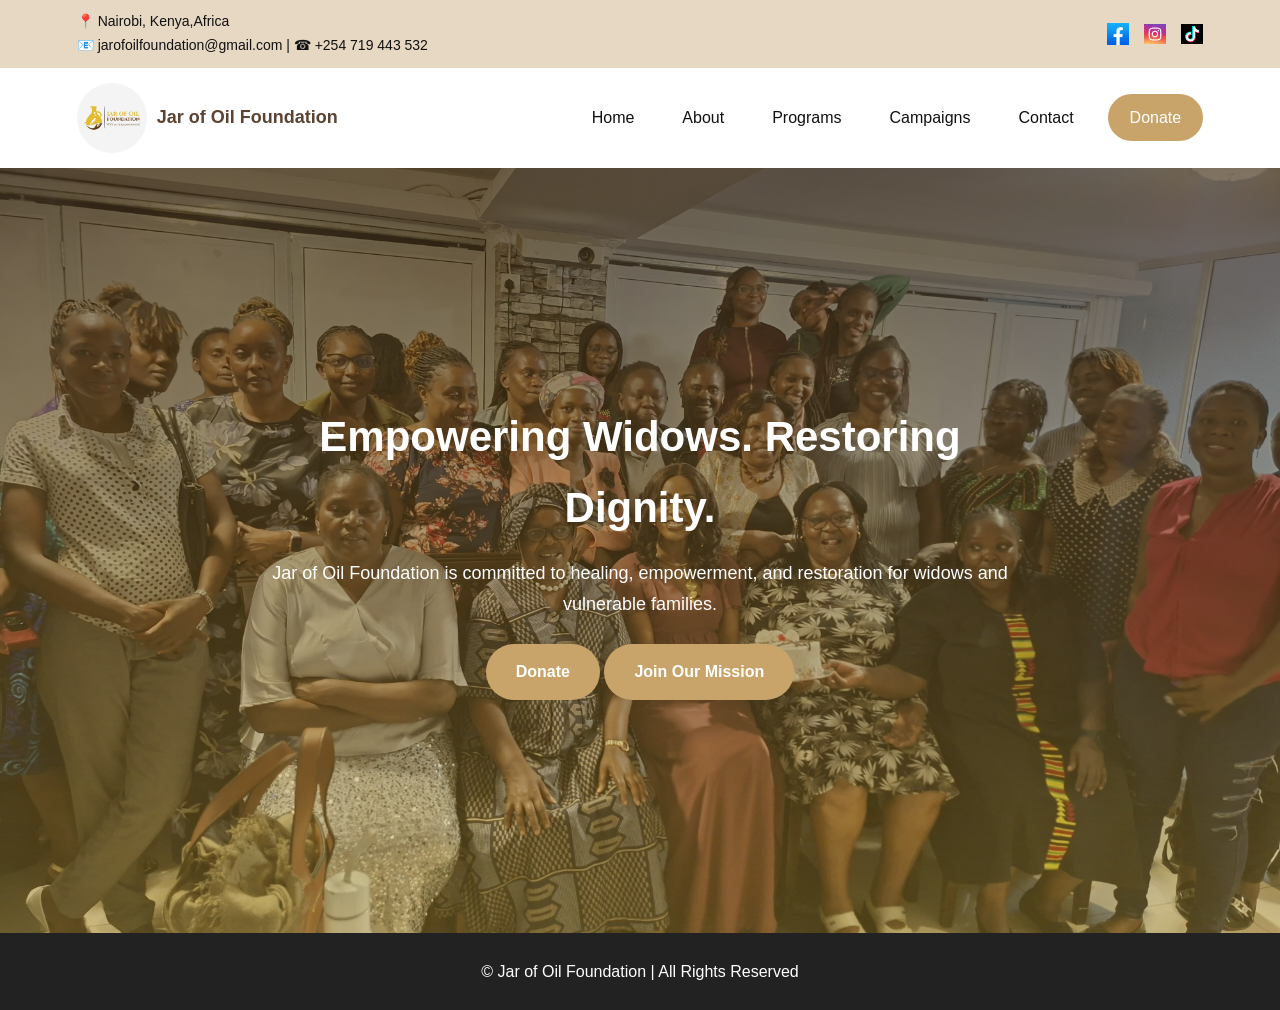
<file: index.html>
<head>

  <meta charset="UTF-8">

  <meta name="viewport" content="width=device-width, initial-scale=1.0">

  <title>
    Jar of Oil Foundation
  </title>

  <link rel="stylesheet" href="css/global.css">

  <link rel="stylesheet" href="css/home.css">

</head>






<body>

  <!-- TOP BAR -->
  <div class="top-bar">
    <div class="contact-info">
      <p>📍 Nairobi, Kenya,Africa</p>
      <p>📧 jarofoilfoundation@gmail.com | ☎ +254 719 443 532</p>
    </div>

    <div class="social-icons">

      <a href="https://www.facebook.com/jarofoil.foundation/"><img src="images/facebook logo.jpg"
          alt="Facebook"></a>

      <a href="https://www.instagram.com/jar.of.oil/"><img src="images/instagram logo.jpg" alt="Instagram"></a>

      <a href="https://www.tiktok.com/@jar.of.oil"><img src="images/tiktok.logo.png" alt="TikTok"></a>


    </div>

  </div>
  </div>
  <!-- NAVBAR -->
  <div class="navbar">

    <div class="logo">
      <img src="images/logo.jpg" alt="logo">
      Jar of Oil Foundation
    </div>

    <div class="nav-links" id="navLinks">
      <a href="index.html">Home</a>
      <a href="about.html">About</a>
      <a href="programs.html">Programs</a>
      <a href="Campaigns.html">Campaigns</a>
      <a href="contact.html">Contact</a>
      <a href="Donate.html" class="donateBtn">Donate</a>
    </div>



    <div class="hamburger" onclick="toggleMenu()">
      ☰
    </div>

  </div>

  <!-- HERO SECTION -->
  <section class="hero">
    <div class="hero-content">
      <h1>Empowering Widows. Restoring Dignity.</h1>
      <p>
        Jar of Oil Foundation is committed to healing, empowerment, and restoration
        for widows and vulnerable families.
      </p>
      <!-- <button id="missionBtn">Join Our Mission</button>
   <button class="donateBtn" a href="../Html/Donate.html">Donate</button>  -->
      <a href="Donate.html" class="btn">Donate</a>
      <a href="programs.html" class="btn">Join Our Mission</a>
    </div>
  </section>
  <footer>

    <p>
      © Jar of Oil Foundation | All Rights Reserved
    </p>

  </footer>

  <script src="js/home.js"></script>
</body>

</html>
</file>
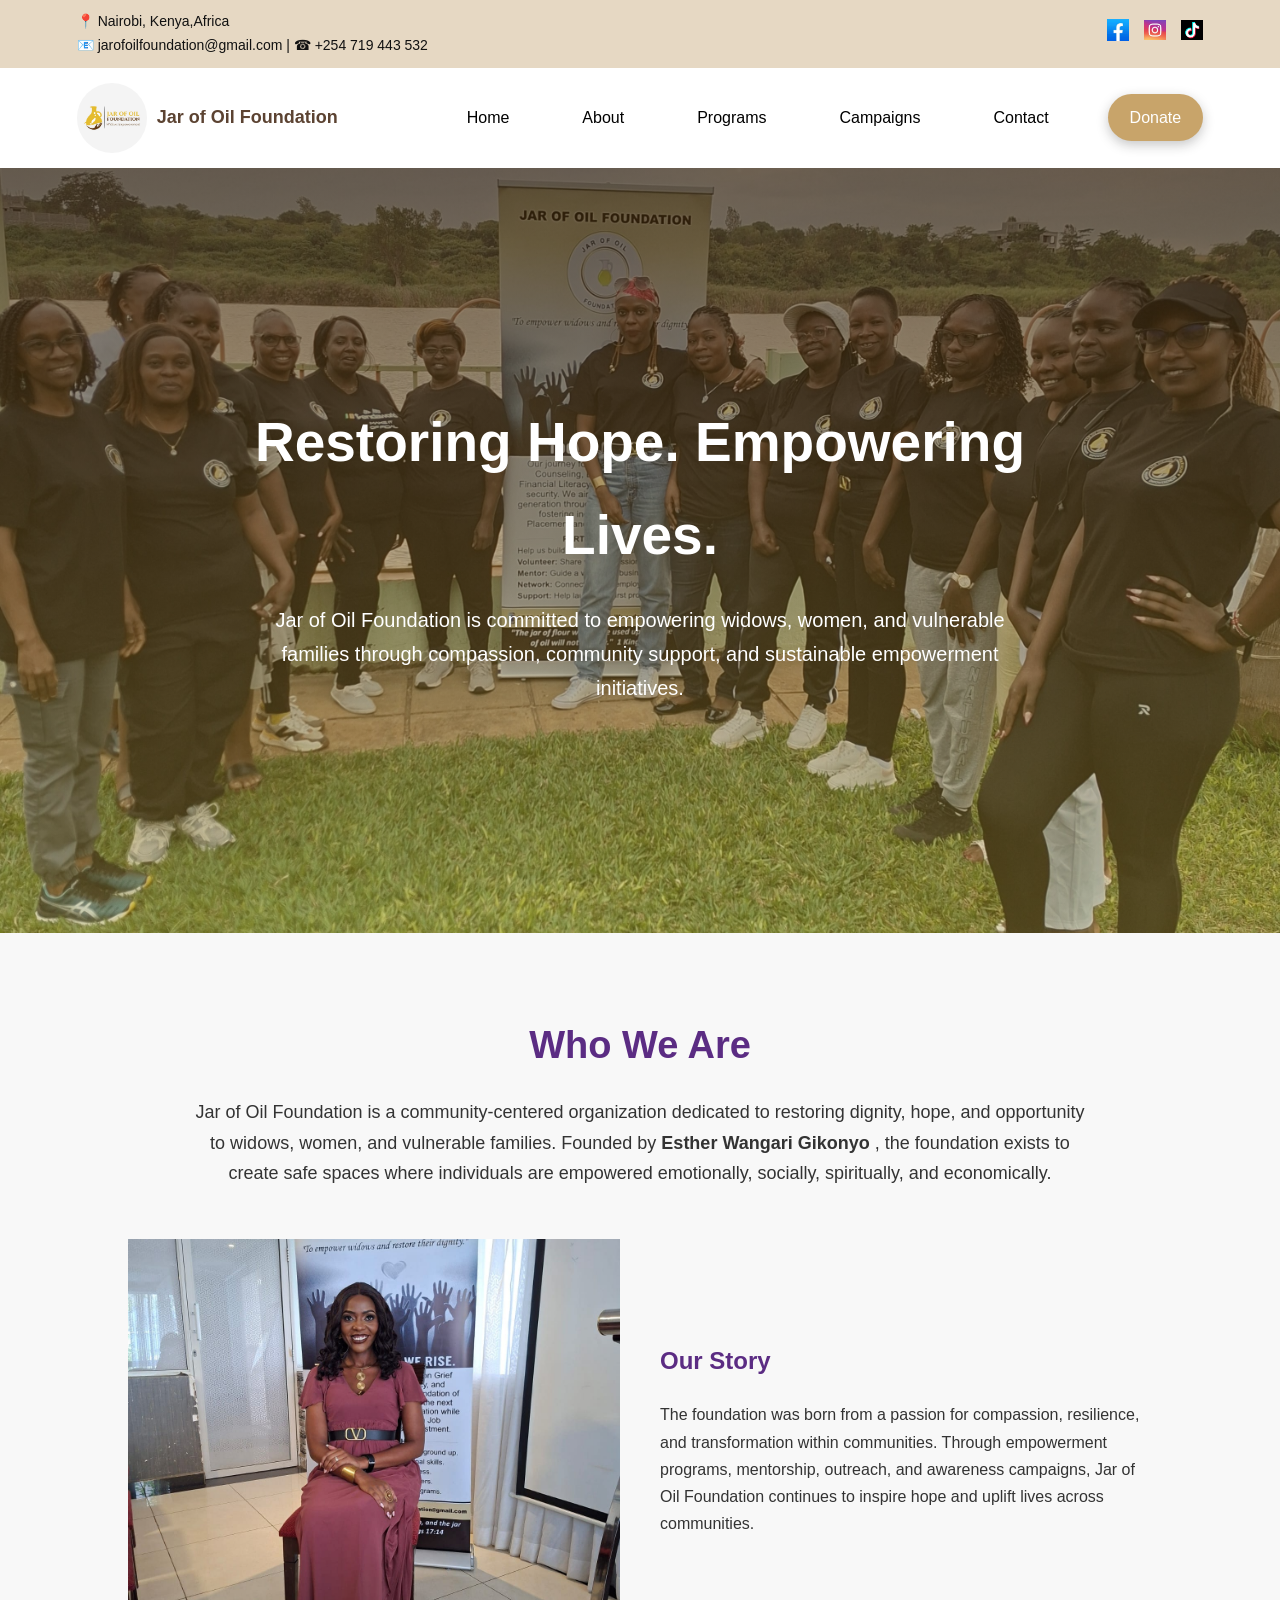
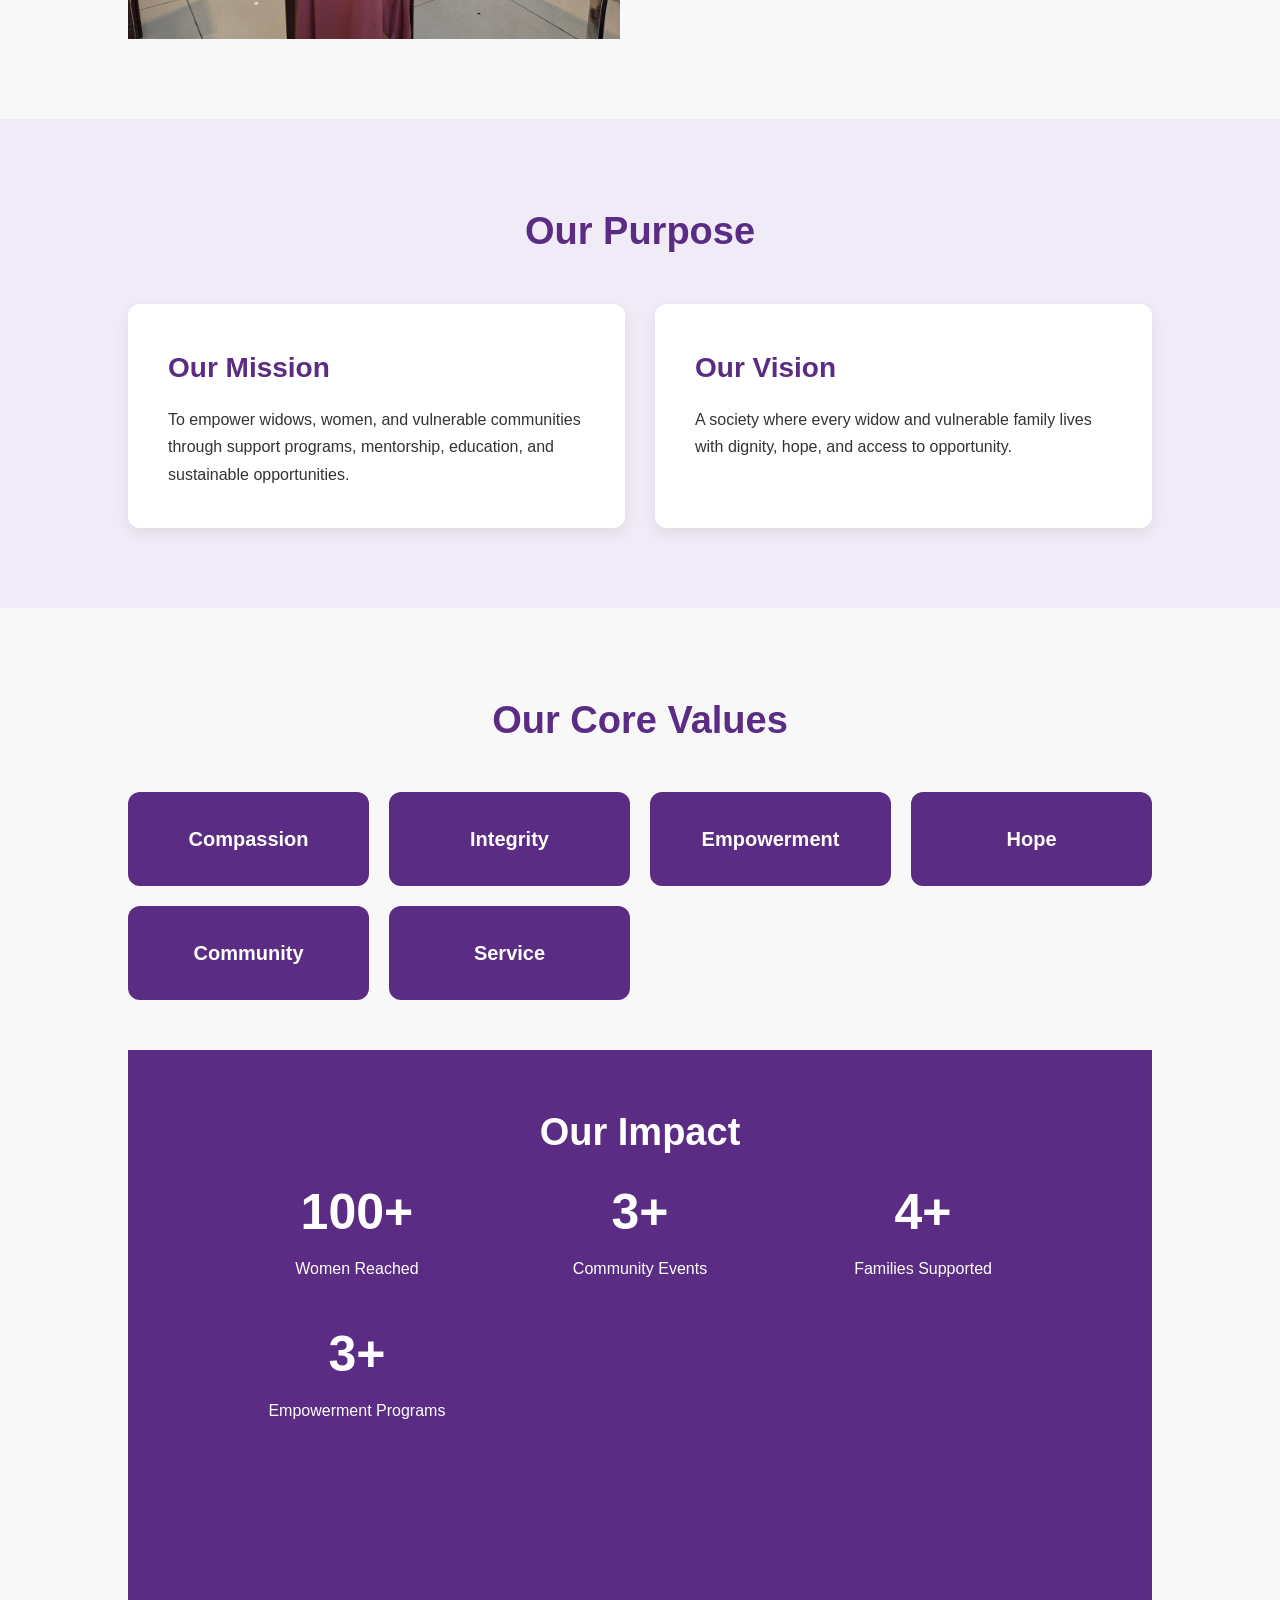
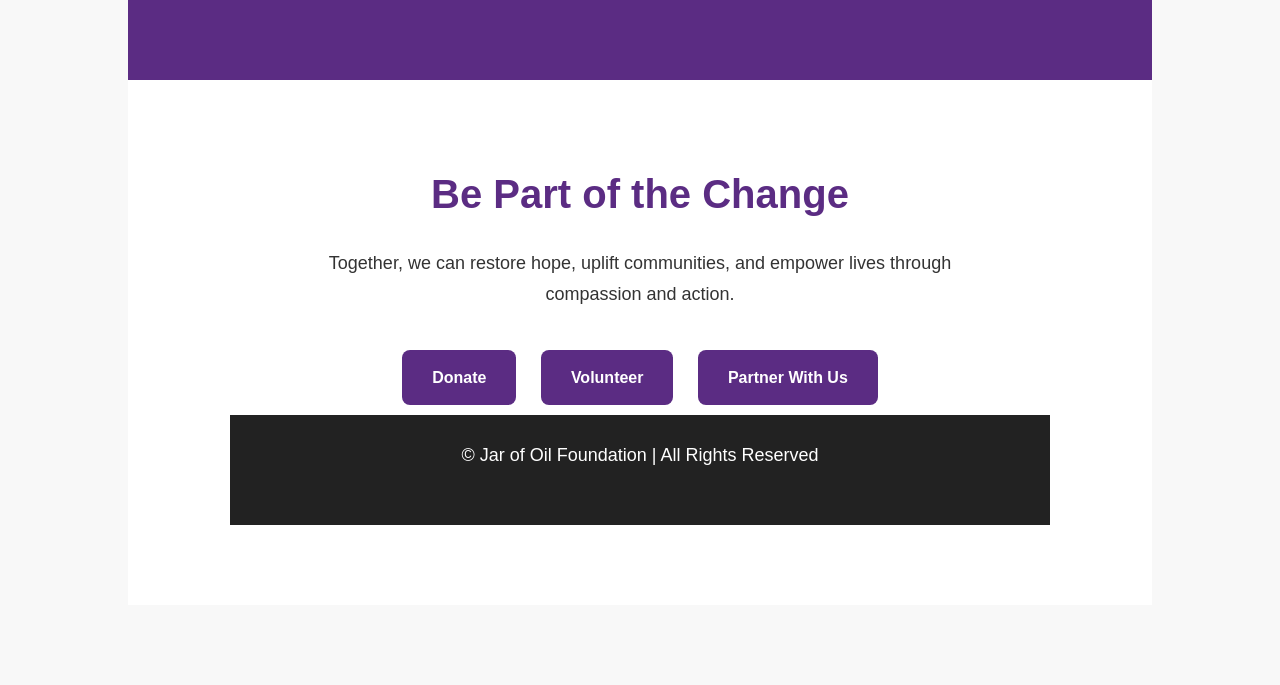
<file: about.html>
<!DOCTYPE html>
<html lang="en">

<head>
  <meta charset="UTF-8" />
  <meta name="viewport" content="width=device-width, initial-scale=1.0" />

  <title>About Us | Jar of Oil Foundation</title>

  <link rel="stylesheet" href="css/global.css">

  <link rel="stylesheet" href="css/About.css">
</head>

<body>
  <!-- TOP BAR -->
  <div class="top-bar">
    <div class="contact-info">
      <p>📍 Nairobi, Kenya,Africa</p>
      <p>📧 jarofoilfoundation@gmail.com | ☎ +254 719 443 532</p>
    </div>
    <div class="social-icons">

      <a href="https://www.facebook.com/jarofoil.foundation/"><img src="images/facebook logo.jpg" alt="Facebook"></a>

      <a href="https://www.instagram.com/jar.of.oil/"><img src="images/instagram logo.jpg" alt="Instagram"></a>

      <a href="https://www.tiktok.com/@jar.of.oil"><img src="images/tiktok.logo.png" alt="TikTok"></a>


    </div>



  </div>
  </div>



  <!-- NAVBAR -->


  <div class="navbar">

    <div class="logo">
      <img src="images/logo.jpg" alt="logo"> Jar of Oil Foundation
    </div>

    <div class="nav-links" id="navLinks">
      <a href="index.html">Home</a>
      <a href="about.html">About</a>
      <a href="programs.html">Programs</a>
      <a href="Campaigns.html">Campaigns</a>
      <a href="contact.html">Contact</a>
      <a href="Donate.html" class="donateBtn">Donate</a>
    </div>

    <div class="hamburger" onclick="toggleMenu()">
      ☰
    </div>


  </div>

  <!-- HERO -->

  <section class="hero">

    <div class="hero-content">

      <h1>Restoring Hope. Empowering Lives.</h1>

      <p>
        Jar of Oil Foundation is committed to empowering widows,
        women, and vulnerable families through compassion,
        community support, and sustainable empowerment initiatives.
      </p>

    </div>

  </section>

  <!-- ABOUT -->

  <section>

    <h2 class="section-title">Who We Are</h2>

    <p class="section-text">

      Jar of Oil Foundation is a community-centered organization
      dedicated to restoring dignity, hope, and opportunity to
      widows, women, and vulnerable families. Founded by <b>Esther
        Wangari Gikonyo</b> , the foundation exists to create safe spaces
      where individuals are empowered emotionally, socially,
      spiritually, and economically.

    </p>

    <div class="story-container">

      <div class="story-image">
        <img src="images/founderseated.jpg" alt="founder image">


      </div>

      <div>

        <h2 class="story-heading">
          Our Story
        </h2>

        <p>

          The foundation was born from a passion for compassion,
          resilience, and transformation within communities.
          Through empowerment programs, mentorship, outreach,
          and awareness campaigns, Jar of Oil Foundation continues
          to inspire hope and uplift lives across communities.

        </p>

      </div>

    </div>

  </section>

  <!-- MISSION & VISION -->

  <section class="purpose-section">

    <h2 class="section-title">Our Purpose</h2>

    <div class="mv-container">

      <div class="card">

        <h3>Our Mission</h3>

        <p>

          To empower widows, women, and vulnerable communities
          through support programs, mentorship, education,
          and sustainable opportunities.

        </p>

      </div>

      <div class="card">

        <h3>Our Vision</h3>

        <p>

          A society where every widow and vulnerable family
          lives with dignity, hope, and access to opportunity.

        </p>

      </div>

    </div>

  </section>

  <!-- VALUES -->

  <section>

    <h2 class="section-title">Our Core Values</h2>

    <div class="values">

      <div class="value-box">Compassion</div>
      <div class="value-box">Integrity</div>
      <div class="value-box">Empowerment</div>
      <div class="value-box">Hope</div>
      <div class="value-box">Community</div>
      <div class="value-box">Service</div>

    </div>

    <div>

    </div>

    <!-- IMPACT -->

    <section class="impact">

      <h2 class="impact-title">
        Our Impact
      </h2>

      <div class="impact-grid">

        <div class="impact-box">
          <h2>100+</h2>
          <p>Women Reached</p>
        </div>

        <div class="impact-box">
          <h2>3+</h2>
          <p>Community Events</p>
        </div>

        <div class="impact-box">
          <h2>4+</h2>
          <p>Families Supported</p>
        </div>

        <div class="impact-box">
          <h2>3+</h2>
          <p>Empowerment Programs</p>
        </div>

      </div>

    </section>

    <!-- CTA -->

    <section class="cta">

      <h2>Be Part of the Change</h2>

      <p>

        Together, we can restore hope, uplift communities,
        and empower lives through compassion and action.

      </p>

      <a href="Donate.html" class="btn">Donate</a>
      <a href="https://docs.google.com/forms/d/e/1FAIpQLSe4z-ARyF9-alnZlqFu13JiRPc95d7RRxOvJ9_JGUowdgkApw/viewform?usp=publish-editor"
        class="btn">Volunteer</a>
      <a href="https://mail.google.com/mail/?view=cm&fs=1&to=jarofoilfoundation@gmail.com&su=Partnership%20Inquiry"
   target="_blank"
   class="btn">
    Partner With Us
</a>
      </a>

      <!-- FOOTER -->

      <footer>

        <p>
          © Jar of Oil Foundation | All Rights Reserved
        </p>

      </footer>
      <script src="js/main.js"></script>
      <script src="js/about.js"></script>

</body>

</html>
</file>
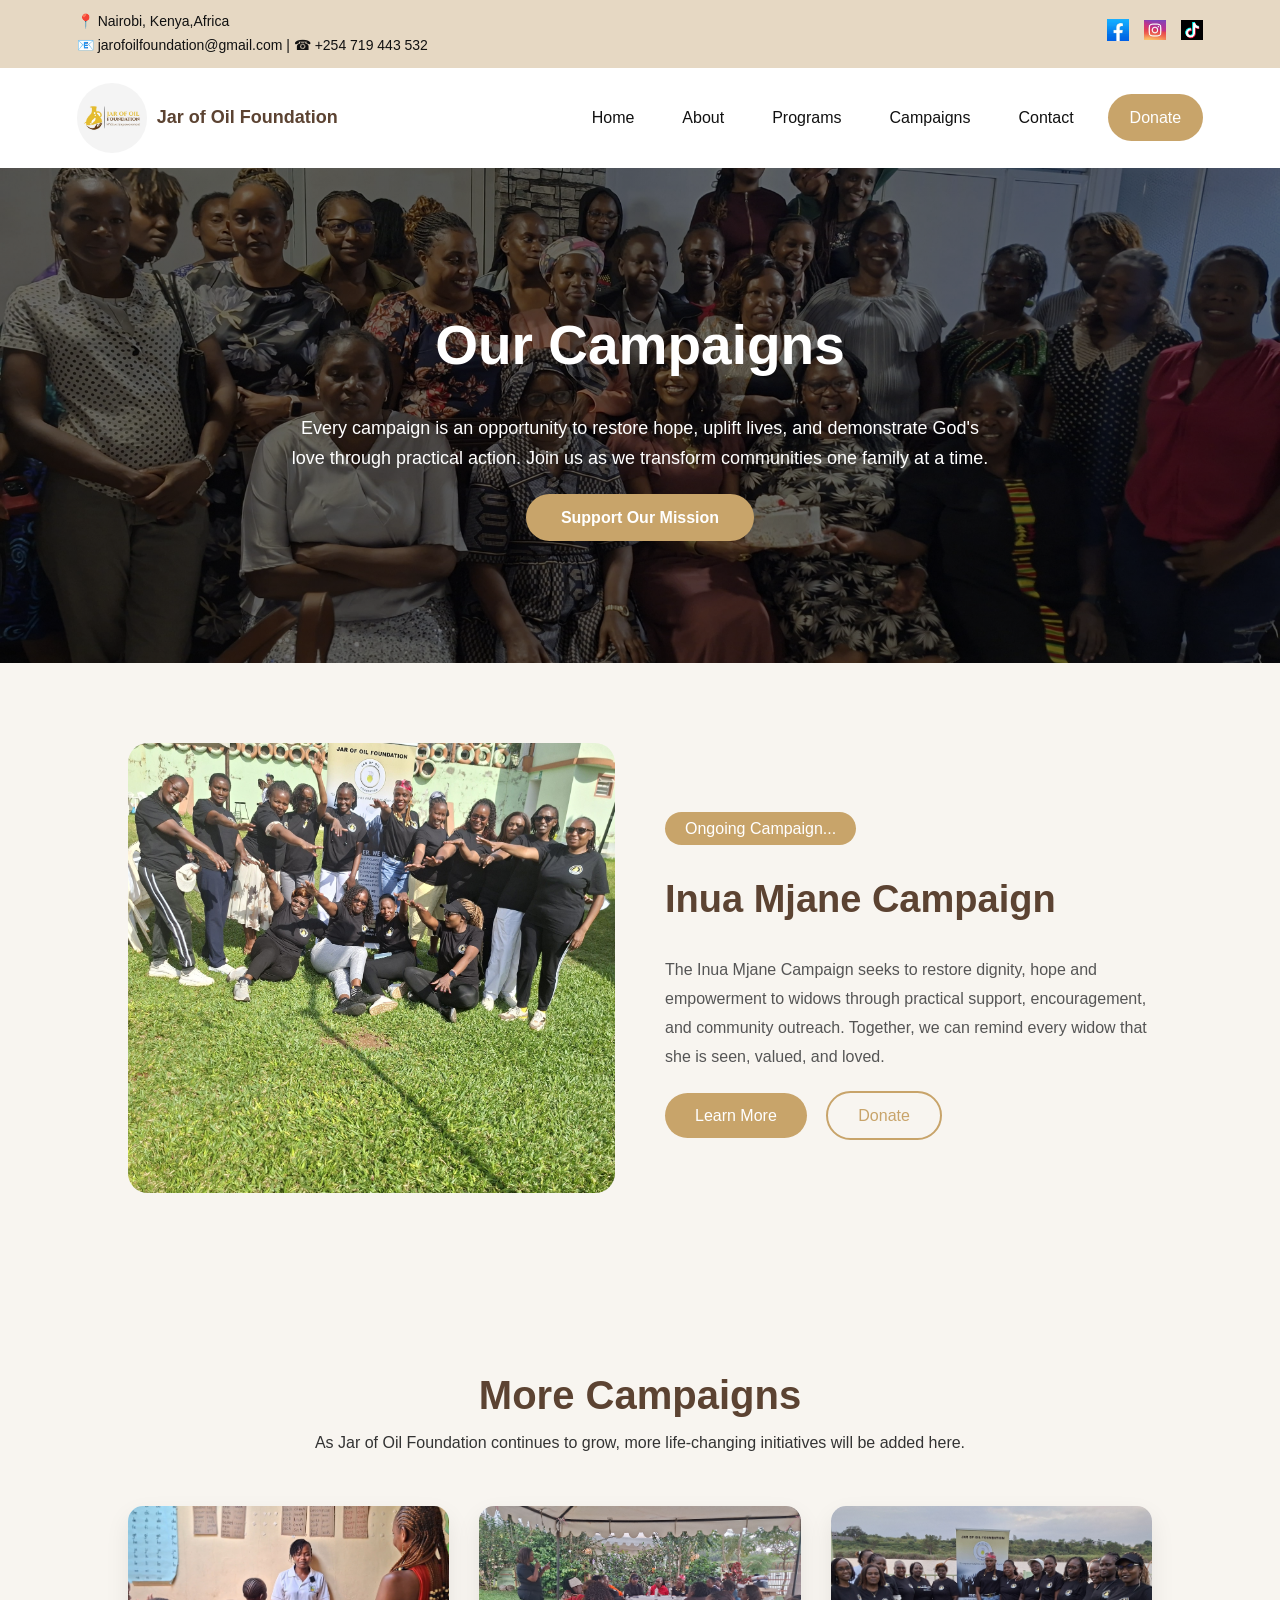
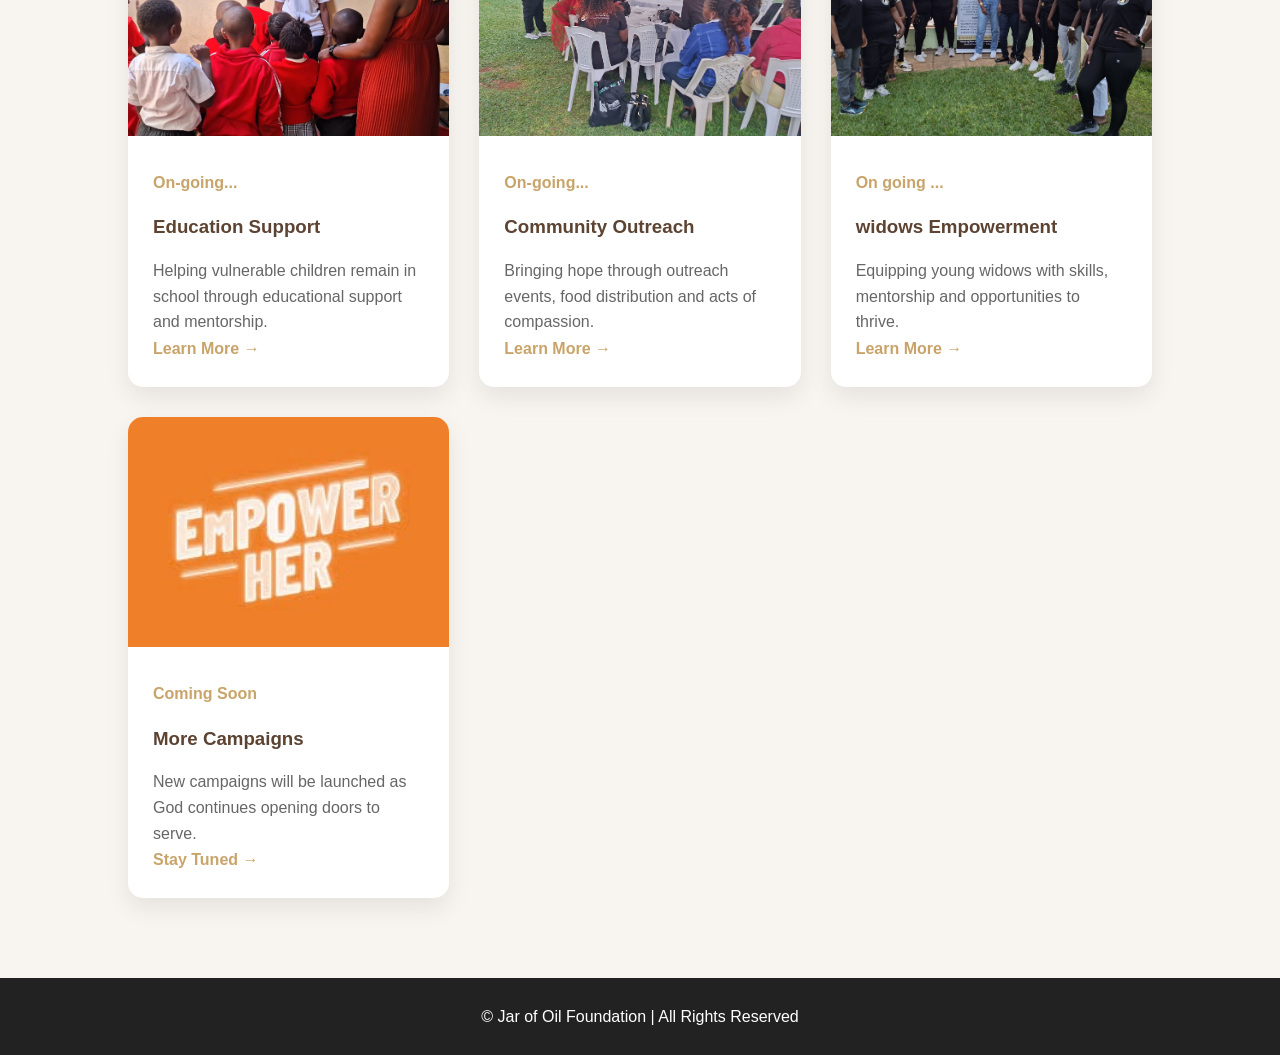
<file: Campaigns.html>
<!DOCTYPE html>
<html lang="en">

<head>
    <meta charset="UTF-8">
    <meta name="viewport" content="width=device-width, initial-scale=1.0">
    <title>Document</title>
    <link rel="stylesheet" href="css/global.css">

    <link rel="stylesheet" href="css/campaigns.css">
</head>

<body>


    <!-- TOP BAR -->
    <div class="top-bar">
        <div class="contact-info">
            <p>📍 Nairobi, Kenya,Africa</p>
            <p>📧 jarofoilfoundation@gmail.com | ☎ +254 719 443 532</p>
        </div>

       <div class="social-icons">

      <a href="https://www.facebook.com/jarofoil.foundation/"><img src="images/facebook logo.jpg"
          alt="Facebook"></a>

      <a href="https://www.instagram.com/jar.of.oil/"><img src="images/instagram logo.jpg" alt="Instagram"></a>

      <a href="https://www.tiktok.com/@jar.of.oil"><img src="images/tiktok.logo.png" alt="TikTok"></a>


    </div>

    </div>
    </div>
    <!-- NAVBAR -->
    <div class="navbar">

        <div class="logo">
            <img src="images/logo.jpg" alt="logo">
            Jar of Oil Foundation
        </div>

        <div class="nav-links" id="navLinks">
            <a href="index.html">Home</a>
            <a href="about.html">About</a>
            <a href="programs.html">Programs</a>
            <a href="Campaigns.html">Campaigns</a>
            <a href="contact.html">Contact</a>
            <a href="Donate.html" class="donateBtn">Donate</a>


        </div>

        <div class="hamburger" onclick="toggleMenu()">
            ☰
        </div>

    </div>

    <!-- =========================
      CAMPAIGNS HERO
========================== -->

    <section class="campaign-hero">

        <div class="hero-overlay">

            <h1>Our Campaigns</h1>

            <p>
                Every campaign is an opportunity to restore hope, uplift lives,
                and demonstrate God's love through practical action.
                Join us as we transform communities one family at a time.
            </p>

            <a href="Donate.html" class="hero-btn">Support Our Mission</a>

        </div>

    </section>


    <!-- =========================
     FEATURED CAMPAIGN
========================== -->

    <section class="featured-campaign">

        <div class="featured-image">
            <img src="images/communityoutreach.jpg" alt="Inua Mjane Campaign">
        </div>

        <div class="featured-content">

            <span class="campaign-status">Ongoing Campaign...</span>

            <h2>Inua Mjane Campaign</h2>

            <p>
                The Inua Mjane Campaign seeks to restore dignity, hope and
                empowerment to widows through practical support, encouragement,
                and community outreach. Together, we can remind every widow
                that she is seen, valued, and loved.
            </p>

            <div class="featured-buttons">

                <a href="#" class="btn-primary">Learn More</a>

                <a href="Donate.html" class="btn-secondary">Donate</a>

            </div>

        </div>

    </section>


    <!-- =========================
        OTHER CAMPAIGNS
========================== -->

    <section class="campaigns">

        <div class="section-title">

            <h2>More Campaigns</h2>

            <p>
                As Jar of Oil Foundation continues to grow,
                more life-changing initiatives will be added here.
            </p>

        </div>

        <div class="campaign-grid">

            <!-- CARD -->

            <div class="campaign-card">

                <img src="images/education.jpg" alt="Campaign">

                <div class="card-content">

                    <span>On-going...</span>

                    <h3>Education Support</h3>

                    <p>
                        Helping vulnerable children remain in school through
                        educational support and mentorship.
                    </p>

                    <a href="#">Learn More →</a>

                </div>

            </div>


            <!-- CARD -->

            <div class="campaign-card">

                <img src="images/empowerment.jpg" alt="Campaign">

                <div class="card-content">

                    <span>On-going...</span>

                    <h3>Community Outreach</h3>

                    <p>
                        Bringing hope through outreach events,
                        food distribution and acts of compassion.
                    </p>

                    <a href="#">Learn More →</a>

                </div>

            </div>


            <!-- CARD -->

            <div class="campaign-card">

                <img src="images/standingphoto.jpg" alt="Campaign">

                <div class="card-content">

                    <span>On going ...</span>

                    <h3>widows Empowerment</h3>

                    <p>
                        Equipping young widows with skills,
                        mentorship and opportunities to thrive.
                    </p>

                    <a href="#">Learn More →</a>

                </div>

            </div>


            <!-- CARD -->

            <div class="campaign-card">

                <img src="images/empower.jpg" alt="Campaign">

                <div class="card-content">

                    <span>Coming Soon</span>

                    <h3>More Campaigns</h3>

                    <p>
                        New campaigns will be launched as
                        God continues opening doors to serve.
                    </p>

                    <a href="#">Stay Tuned →</a>

                </div>

            </div>

        </div>

    </section>
    <footer>

        <p>
            © Jar of Oil Foundation | All Rights Reserved
        </p>

    </footer>
    <script src="../js/main.js"></script>

</body>

</html>
</file>
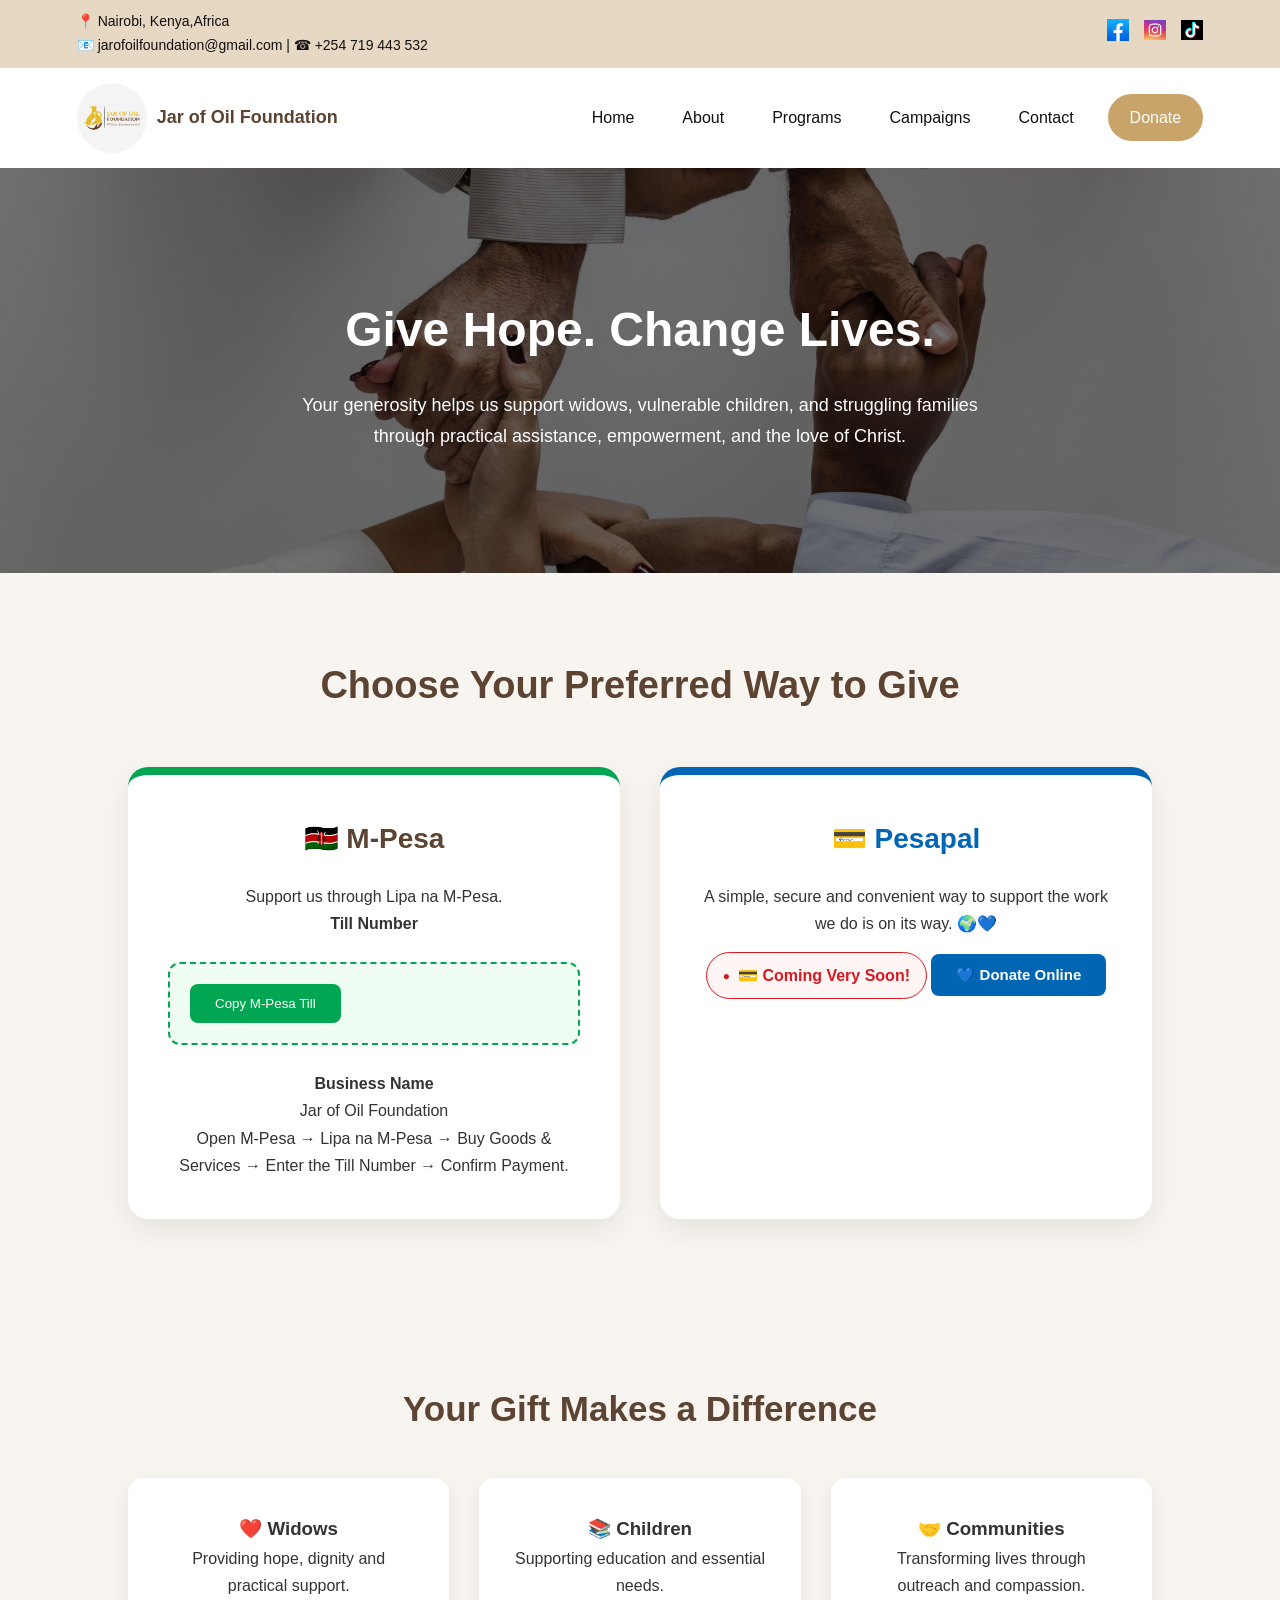
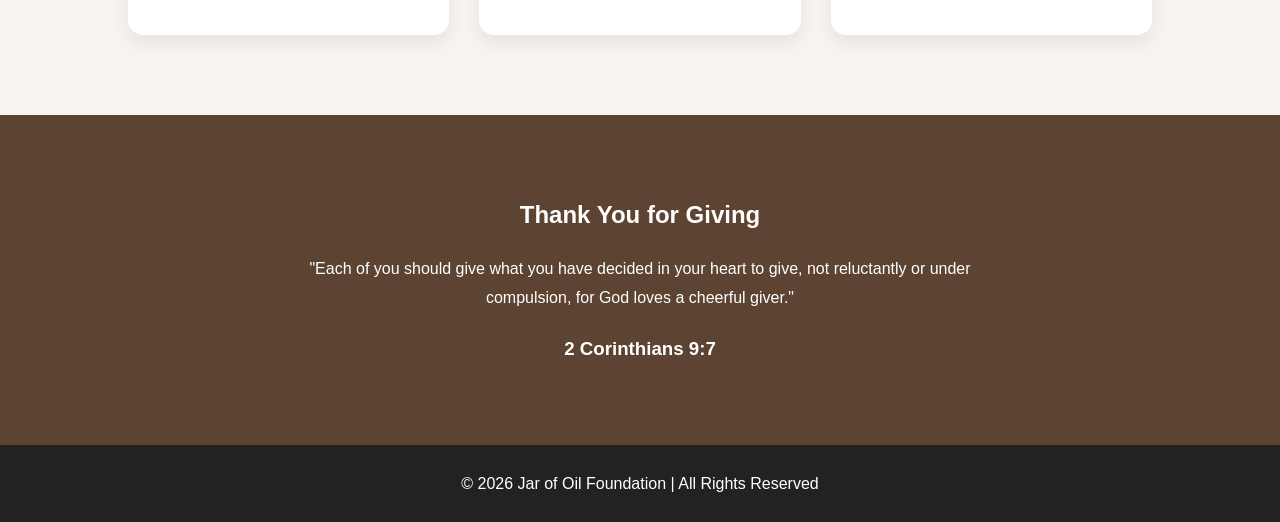
<file: Donate.html>
<!DOCTYPE html>
<html lang="en">

<head>
  <meta charset="UTF-8">
  <meta name="viewport" content="width=device-width, initial-scale=1.0">
  <title>Donate | Jar of Oil Foundation</title>
  <link rel="stylesheet" href="css/global.css">

  <link rel="stylesheet" href="css/Donate.css">
</head>

<body>
  <!-- TOP BAR -->
  <div class="top-bar">
    <div class="contact-info">
      <p>📍 Nairobi, Kenya,Africa</p>
      <p>📧 jarofoilfoundation@gmail.com | ☎ +254 719 443 532</p>
    </div>
    <div class="social-icons">

      <a href="https://www.facebook.com/jarofoil.foundation/"><img src="images/facebook logo.jpg" alt="Facebook"></a>

      <a href="https://www.instagram.com/jar.of.oil/"><img src="images/instagram logo.jpg" alt="Instagram"></a>

      <a href="https://www.tiktok.com/@jar.of.oil"><img src="images/tiktok.logo.png" alt="TikTok"></a>


    </div>



  </div>
  </div>
  <!-- NAVBAR -->
  <div class="navbar">

    <div class="logo">
      <img src="images/logo.jpg" alt="logo">
      Jar of Oil Foundation
    </div>

    <div class="nav-links" id="navLinks">
      <a href="index.html">Home</a>
      <a href="about.html">About</a>
      <a href="programs.html">Programs</a>
      <a href="Campaigns.html">Campaigns</a>

      <a href="contact.html">Contact</a>
      <a href="Donate.html" class="donateBtn">Donate</a>
    </div>

    <div class="hamburger" onclick="toggleMenu()">
      ☰
    </div>

  </div>


  <!-- ================= HERO ================= -->

  <section class="donate-hero">

    <div class="hero-content">
      <h1>Give Hope. Change Lives.</h1>

      <p>
        Your generosity helps us support widows, vulnerable children,
        and struggling families through practical assistance,
        empowerment, and the love of Christ.
      </p>

    </div>

  </section>


  <!-- =============== DONATION METHODS =============== -->

  <section class="donation-section">

    <h2>Choose Your Preferred Way to Give</h2>

    <div class="donation-container">

      <div class="donation-card mpesa-card">

        <h3>🇰🇪 M-Pesa</h3>

        <p>
          Support us through Lipa na M-Pesa.
        </p>

        <h4>Till Number</h4>

        <div class="copy-box">




          <button id="copytBtn" class="mpesa-btn" onclick="copyTill()">
            Copy M-Pesa Till
          </button>

          <span id="tillNumber" style="display:none;">3332848</span>

        </div>

        <h4>Business Name</h4>

        <p>Jar of Oil Foundation</p>

        <p class="steps">

          Open M-Pesa → Lipa na M-Pesa → Buy Goods & Services →
          Enter the Till Number → Confirm Payment.

        </p>

      </div>


      <div class="donation-card pesapal-card">

  <h3>💳 Pesapal</h3>

  <p>
    A simple, secure and convenient way to support the work we do
    is on its way. 🌍💙
  </p>

  <div class="pesapal-coming-soon">
    <span class="alert-dot">●</span>
    <span> 💳 Coming Very Soon! </span>
  </div>

  <button class="pesapal-btn" onclick="showPesapalNotice()">
    💙 Donate Online
  </button>

</div>

    </div>

  </section>


  <!-- ================= IMPACT ================= -->

  <section class="impact">

    <h2>Your Gift Makes a Difference</h2>

    <div class="impact-grid">

      <div>
        <h3>❤️ Widows</h3>
        <p>Providing hope, dignity and practical support.</p>
      </div>

      <div>
        <h3>📚 Children</h3>
        <p>Supporting education and essential needs.</p>
      </div>

      <div>
        <h3>🤝 Communities</h3>
        <p>Transforming lives through outreach and compassion.</p>
      </div>

    </div>

  </section>


  <!-- ================= THANK YOU ================= -->

  <section class="thank-you">

    <h2>Thank You for Giving</h2>

    <p>

      "Each of you should give what you have decided in your heart to give,
      not reluctantly or under compulsion,
      for God loves a cheerful giver."

    </p>

    <h3>2 Corinthians 9:7</h3>

  </section>
  <footer>

    <p>
      © 2026 Jar of Oil Foundation | All Rights Reserved
    </p>

  </footer>
  <script src="js/donate.js"></script>
  <script src="js/main.js"></script>

</body>

</html>
</file>
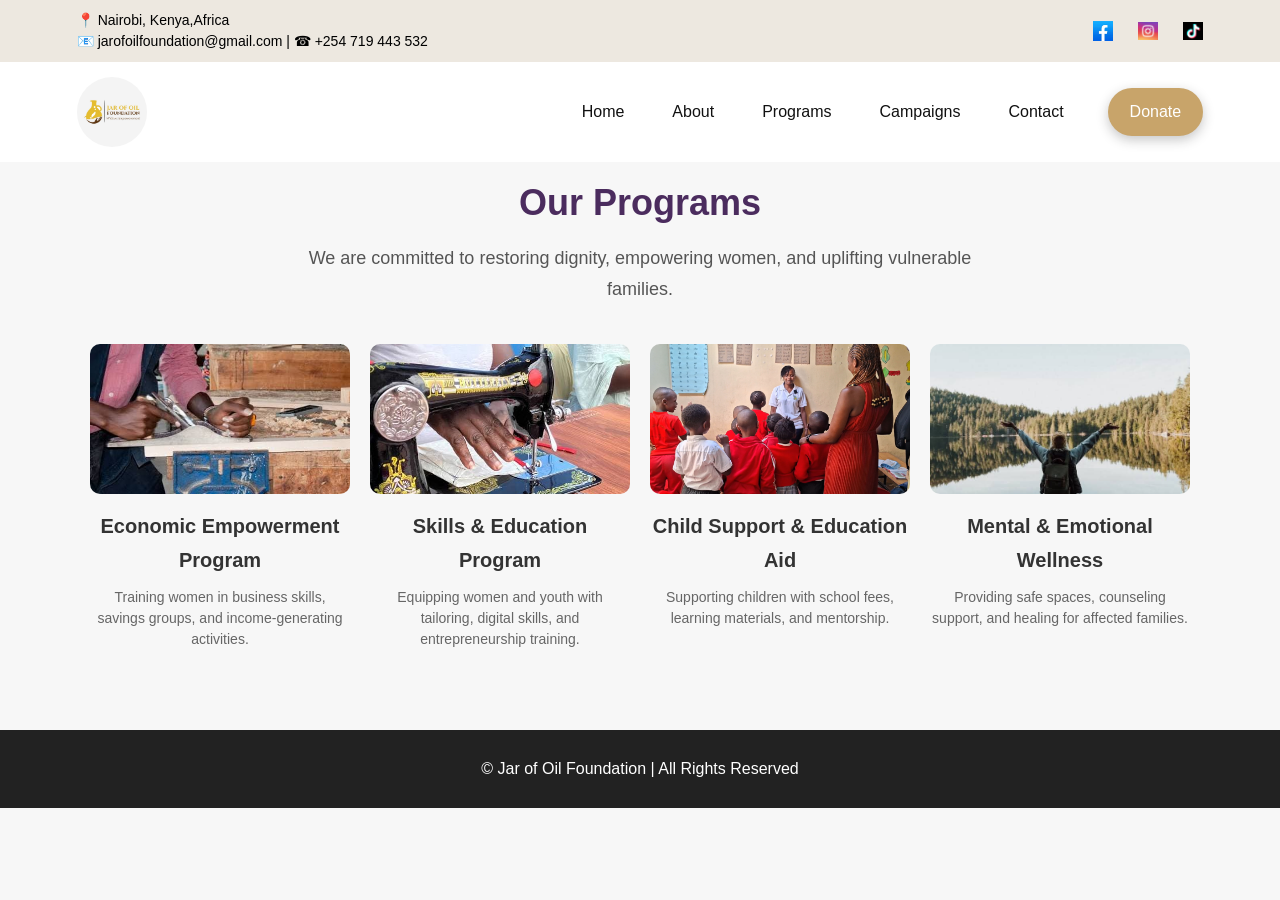
<file: programs.html>
<!DOCTYPE html>
<html lang="en">

<head>
  <meta charset="UTF-8">
  <meta name="viewport" content="width=device-width, initial-scale=1.0">
  <title>Programs - Jar of Oil Foundation</title>
  <link rel="stylesheet" href="css/global.css">

  <link rel="stylesheet" href="css/Programs.css">
</head>

<body>
  <!-- TOP BAR -->
  <div class="top-bar">

    <div class="contact-info">
      <p>📍 Nairobi, Kenya,Africa</p>
      <p>📧 jarofoilfoundation@gmail.com | ☎ +254 719 443 532</p>

    </div>

    <div class="social-icons">

      <a href="https://www.facebook.com/jarofoil.foundation/"><img src="images/facebook logo.jpg" alt="Facebook"></a>

      <a href="https://www.instagram.com/jar.of.oil/"><img src="images/instagram logo.jpg" alt="Instagram"></a>

      <a href="https://www.tiktok.com/@jar.of.oil"><img src="images/tiktok.logo.png" alt="TikTok"></a>


    </div>

  </div>
  </div>
  <!-- NAVBAR -->
  <div class="navbar">

    <div class="logo">
      <img src="images/logo.jpg" alt="logo">
      Jar of Oil Foundation
    </div>

    <div class="nav-links" id="navLinks">
      <a href="index.html">Home</a>
      <a href="about.html">About</a>
      <a href="programs.html">Programs</a>
      <a href="Campaigns.html">Campaigns</a>
      <a href="contact.html">Contact</a>
      <a href="Donate.html" class="donateBtn">Donate</a>
    </div>
    <div class="hamburger" onclick="toggleMenu()">
      ☰
    </div>
  </div>

  <!-- Programs Section -->
  <section class="programs-section">
    <h1>Our Programs</h1>
    <p class="intro">
      We are committed to restoring dignity, empowering women, and uplifting vulnerable families.
    </p>

    <div class="programs-container">

      <!-- Program 1 -->
      <div class="program-card">
        <div class="image-placeholder"> <img src="images/capentry.jpg" alt="">
        </div>
        <h2>Economic Empowerment Program</h2>
        <p>Training women in business skills, savings groups, and income-generating activities.</p>
      </div>

      <!-- Program 2 -->
      <div class="program-card">
        <div class="image-placeholder"> <img src="images/tailoring.jpg" alt="">
        </div>
        <h2>Skills & Education Program</h2>
        <p>Equipping women and youth with tailoring, digital skills, and entrepreneurship training.</p>
      </div>

      <!-- Program 3 -->
      <div class="program-card">
        <div class="image-placeholder"><img src="images/education.jpg" alt="">

        </div>
        <h2>Child Support & Education Aid</h2>
        <p>Supporting children with school fees, learning materials, and mentorship.</p>
      </div>

      <!-- Program 4 -->
      <div class="program-card">
        <div class="image-placeholder"><img src="images/mentalawareness.jpg" alt=""></div>
        <h2>Mental & Emotional Wellness</h2>
        <p>Providing safe spaces, counseling support, and healing for affected families.</p>
      </div>

    </div>
  </section>
  <footer>

    <p>
      © Jar of Oil Foundation | All Rights Reserved
    </p>

  </footer>
  <script src="js/main.js"></script>

</body>

</html>
</file>
<file: css/global.css>
/* =========================
   GLOBAL VARIABLES
========================= */

:root{

--cream:#F5EFE6;
--cream-dark:#E6D8C3;

--primary:#C8A46A;

--purple:#5B2C83;

--brown:#5C4332;

--white:#ffffff;

--black:#111;

--text:#333;

--bg:#F8F5F0;

}



/* =========================
   RESET
========================= */


*{

margin:0;

padding:0;

box-sizing:border-box;

font-family:Arial, Helvetica, sans-serif;

}



html{

scroll-behavior:smooth;

}



body{

background:var(--bg);

color:var(--text);

line-height:1.7;

}





/* =========================
   TOP BAR
========================= */


.top-bar{

display:flex;

justify-content:space-between;

align-items:center;

padding:10px 6%;

background:var(--cream-dark);

color:var(--black);

flex-wrap:wrap;

}



.contact-info p{

font-size:14px;

margin:0;

}




.social-icons{

display:flex;

align-items:center;

gap:15px;

}



.social-icons img{

width:22px;

transition:.3s;

}



.social-icons img:hover{

transform:translateY(-3px);

}





/* =========================
   NAVBAR
========================= */


.navbar{

display:flex;

justify-content:space-between;

align-items:center;

background:var(--white);

padding:15px 6%;

position:relative;

z-index:100;

}




/* LOGO */


.logo{

display:flex;

align-items:center;

gap:10px;

font-size:18px;

font-weight:bold;

color:var(--brown);

}



.logo img{

width:70px;

height:70px;

border-radius:50%;

object-fit:cover;

}





/* NAV LINKS */


.nav-links{

display:flex;

align-items:center;

gap:20px;

}



.nav-links a{

text-decoration:none;

color:var(--black);

padding:8px 14px;

border-radius:25px;

transition:.3s;

font-weight:500;

}



.nav-links a:hover{

background:var(--cream-dark);

}





/* DONATE BUTTON */


.donateBtn{

background:var(--primary);

color:white!important;

padding:10px 22px!important;

border-radius:30px;

font-weight:bold;

}



.donateBtn:hover{

background:var(--brown);

color:white!important;

}





/* =========================
   HAMBURGER
========================= */


.hamburger{

display:none;

font-size:30px;

cursor:pointer;

color:var(--brown);

}





/* =========================
   BUTTON STYLE
========================= */


.btn{

display:inline-block;

padding:14px 30px;

background:var(--primary);

color:white;

text-decoration:none;

border-radius:30px;

transition:.3s;

font-weight:bold;

}



.btn:hover{

background:var(--brown);

transform:translateY(-3px);

}





/* =========================
   FOOTER
========================= */


footer{

background:#222;

color:white;

text-align:center;

padding:25px;

}





/* =========================
   MOBILE NAVIGATION
========================= */


@media(max-width:900px){



.nav-links{


position:absolute;

top:100%;

right:0;

background:white;

width:230px;

display:none;

flex-direction:column;

padding:25px;

box-shadow:
0 10px 25px rgba(0,0,0,.15);

}



.nav-links a{

width:100%;

margin:5px 0;

}



.nav-links.active{

display:flex;

}



.hamburger{

display:block;

}



.top-bar{

flex-direction:column;

text-align:center;

gap:8px;

}


}
</file>
<file: css/home.css>
/* =========================
   HOME HERO SECTION
========================= */


.hero{

    height:85vh;

    background:
    linear-gradient(
        rgba(58,38,12,.65),
        rgba(212,175,55,.35)
    ),
    url("../images/homewomen.jpg")
    center/cover no-repeat;


    display:flex;
    justify-content:center;
    align-items:center;
    text-align:center;

    color:white;
    padding:20px;

}



.hero-content{

    max-width:750px;

}



.hero h1{

    font-size:42px;
    margin-bottom:15px;

}



.hero p{

    font-size:18px;
    line-height:1.7;
    margin-bottom:25px;

}




/* =========================
   MOBILE HERO
========================= */


@media(max-width:768px){


.hero{

    height:75vh;

}


.hero h1{

    font-size:30px;

}


.hero p{

    font-size:16px;

}


}
</file>
<file: css/About.css>
*{
    margin:0;
    padding:0;
    box-sizing:border-box;
    font-family:Arial, Helvetica, sans-serif;
}

body{
    background:#f8f8f8;
    color:#333;
    line-height:1.7;
}

/* NAVBAR */
.navbar {
  display: flex;
  justify-content: space-between;
  align-items: center;

  background: white;
  
  
  left: 0;
  right: 0;
  
  padding: 15px 6%;

}



/* LOGO */
.logo {
  display: flex;
  align-items: center;
  gap: 10px;
  color: blackb;
  font-weight: bold;
  font-size: 18px;
}

.logo img {
  width: 70px;
  height: 70px;
  border-radius: 50%;
}
.nav-links a{
    color:black;
    text-decoration:none;
    margin-left:25px;
    font-weight:500;
    transition:0.3s;
}

.nav-links a:hover{
    color:rgb(80, 80, 191);
}

/* HAMBURGER */
.hamburger {
  display: none;
  font-size: 26px;
  cursor: pointer;
  color: black;
}
/*donatebtn*/

 .donateBtn {
  background: var(rgb(20, 18, 18)
  );
  color: var(--black);
  padding: 8px 18px;
  border-radius: 30px;
  font-weight: bold;
  transition: 0.3s;
  margin-left: 10px;
  box-shadow: 0 4px 12px rgba(31, 30, 32, 0.25);
}
/* HERO */

.hero {
  height: 85vh;
  background: linear-gradient(
      rgba(58,38,12,0.65),
      rgba(212,175,55,0.35)
    ),
    url("../images/standingphoto.jpg")
    center/cover no-repeat;

  display: flex;
  align-items: center;
  justify-content: center;
  text-align: center;
  color: white;
  padding: 20px;
}

.hero-content{
    max-width:800px;
    color:white;
}

.hero-content h1{
    font-size:55px;
    margin-bottom:20px;
}

.hero-content p{
    font-size:20px;
}

/* GENERAL */

section{
    padding:80px 10%;
}

.section-title{
    color:#5b2c83;
    font-size:38px;
    margin-bottom:20px;
    text-align:center;
}

.section-text{
    text-align:center;
    max-width:900px;
    margin:auto;
    font-size:18px;
}

/* STORY */

.story-container{
    display:grid;
    grid-template-columns:1fr 1fr;
    gap:40px;
    align-items:center;
    margin-top:50px;
}

.story-image{
    width: 100%;
    background:#ddd;
    height:400px;
    border-radius:20px;


}
.story-image img{
    width: 100%;
    height: 100%;
    object-fit: cover;
    display: block;
}

.story-heading{
    color:#5b2c83;
    margin-bottom:20px;
}

/* PURPOSE */

.purpose-section{
    background:#f0ebf6;
}

.mv-container{
    display:grid;
    grid-template-columns:1fr 1fr;
    gap:30px;
    margin-top:40px;
}

.card{
    background:white;
    padding:40px;
    border-radius:12px;
    box-shadow:0 5px 15px rgba(0,0,0,0.08);
}

.card h3{
    color:#5b2c83;
    margin-bottom:15px;
    font-size:28px;
}

/* VALUES */

.values{
    display:grid;
    grid-template-columns:repeat(auto-fit,minmax(200px,1fr));
    gap:20px;
    margin-top:40px;
}

.value-box{
    background:#5b2c83;
    color:white;
    padding:30px;
    border-radius:12px;
    text-align:center;
    font-size:20px;
    font-weight:bold;
}

/* PROGRAMS */

.programs-section{
    background:#f0ebf6;
}

.programs{
    display:grid;
    grid-template-columns:repeat(auto-fit,minmax(250px,1fr));
    gap:25px;
    margin-top:50px;
}

.program-card{
    background:white;
    border-radius:12px;
    overflow:hidden;
    box-shadow:0 5px 15px rgba(0,0,0,0.08);
}

.program-image{
    width: 100%;
    height: 250px;
    overflow: hidden;
    border-radius: 12px 12px 0 0;
}
.program-image img{
    width: 100%;
    height: 100%;
    object-fit: cover;
    display: block;
}
.program-content{
    padding:25px;
}

.program-content h3{
    color:#5b2c83;
    margin-bottom:10px;
}

/* IMPACT */

.impact{
    background:#5b2c83;
    color:white;
       padding-top: 50px;    margin-top: 50px;
       height: 70vh;
}

.impact-title{
    text-align:center;
    font-size:38px;
}

.impact-grid{
    display:grid;
    grid-template-columns:repeat(auto-fit,minmax(200px,1fr));
    gap:30px;
    margin-top:5px;
    text-align:center;

}

.impact-box h2{
    font-size:50px;
}

/* CTA */

.cta{
    text-align:center;
    background:white;
}

.cta h2{
    font-size:40px;
    color:#5b2c83;
    margin-bottom:20px;
}

.cta p{
    max-width:700px;
    margin:auto;
    margin-bottom:30px;
    font-size:18px;
}

.btn{
    display:inline-block;
    padding:14px 30px;
    background:#5b2c83;
    color:white;
    text-decoration:none;
    border-radius:8px;
    margin:10px;
    transition:0.3s;
}

.btn:hover{
    background:#441d63;
}

/* FOOTER */

footer{
    background:#222;
    color:white;
    text-align:center;
    padding:25px;
}

/* RESPONSIVE */
 
@media (max-width:900px){

.story-container,
.mv-container{
    grid-template-columns:1fr;
}

.hero-content h1{
    font-size:40px;
}

/* MOBILE NAV */

.nav-links{
    position:absolute;
    top:100px;
    right:0;
    background:#4a094a;
    width:220px;
    display:none;
    flex-direction:column;
    padding:20px;
    box-shadow:0 5px 15px rgba(0,0,0,.2);
}

.nav-links a{
    margin:10px 0;
}

.nav-links.active{
    display:flex;
}

.hamburger{
    display:block;
}

}
</file>
<file: css/campaigns.css>
/* =========================
   CAMPAIGNS PAGE
========================= */


:root{

--primary:#C8A46A;
--brown:#5C4332;
--bg:#F8F5F0;

}


/* HERO */


.campaign-hero{

height:55vh;

background:
linear-gradient(
rgba(0,0,0,.55),
rgba(0,0,0,.55)
),
url("../images/homewomen.jpg");

background-size:cover;

background-position:center;

display:flex;

justify-content:center;

align-items:center;

text-align:center;

}


.hero-overlay{

color:white;

max-width:750px;

padding:20px;

}



.hero-overlay h1{

font-size:55px;

margin-bottom:20px;

}


.hero-overlay p{

font-size:18px;

line-height:1.7;

margin-bottom:30px;

}


.hero-btn{

background:var(--primary);

padding:15px 35px;

border-radius:30px;

color:white;

text-decoration:none;

font-weight:bold;

}




/* FEATURED CAMPAIGN */


.featured-campaign{

padding:80px 10%;

display:grid;

grid-template-columns:1fr 1fr;

gap:50px;

align-items:center;

}



.featured-image img{

width:100%;

height:450px;

object-fit:cover;

border-radius:20px;

}



.campaign-status{

background:var(--primary);

color:white;

padding:8px 20px;

border-radius:20px;

}



.featured-content h2{

font-size:38px;

color:var(--brown);

margin:25px 0;

}



.featured-content p{

line-height:1.8;

color:#555;

}



.featured-buttons{

margin-top:30px;

}



.btn-primary,
.btn-secondary{


padding:14px 30px;

border-radius:30px;

text-decoration:none;

margin-right:15px;

}



.btn-primary{

background:var(--primary);

color:white;

}



.btn-secondary{

border:2px solid var(--primary);

color:var(--primary);

}




/* CAMPAIGN CARDS */


.campaigns{

padding:80px 10%;

background:var(--bg);

}



.section-title{

text-align:center;

margin-bottom:50px;

}



.section-title h2{

font-size:40px;

color:var(--brown);

}



.campaign-grid{

display:grid;

grid-template-columns:
repeat(auto-fit,minmax(260px,1fr));

gap:30px;

}




.campaign-card{

background:white;

border-radius:15px;

overflow:hidden;

box-shadow:
0 10px 25px rgba(0,0,0,.08);

transition:.3s;

}



.campaign-card:hover{

transform:translateY(-10px);

}



.campaign-card img{

width:100%;

height:230px;

object-fit:cover;

}



.card-content{

padding:25px;

}



.card-content span{

color:var(--primary);

font-weight:bold;

}



.card-content h3{

color:var(--brown);

margin:15px 0;

}



.card-content p{

color:#666;

line-height:1.6;

}



.card-content a{

color:var(--primary);

text-decoration:none;

font-weight:bold;

}




@media(max-width:900px){


.campaign-hero{

height:60vh;

}


.hero-overlay h1{

font-size:38px;

}


.featured-campaign{

grid-template-columns:1fr;

}


}
</file>
<file: css/Donate.css>
/* =========================
   DONATE PAGE
========================= */


/* HERO */


.donate-hero{

height:45vh;

background:
linear-gradient(
rgba(0,0,0,.55),
rgba(0,0,0,.55)
),
url("../images/donation.jpg");

background-size:cover;

background-position:center;

display:flex;

justify-content:center;

align-items:center;

text-align:center;

}



.donate-hero .hero-content{

color:white;

max-width:750px;

padding:20px;

}



.hero-content h1{

font-size:48px;

margin-bottom:20px;

}



.hero-content p{

font-size:18px;

line-height:1.7;

}



/* DONATION SECTION */


.donation-section{

padding:80px 10%;

text-align:center;

}



.donation-section h2{

font-size:38px;

color:var(--brown);

margin-bottom:50px;

}



.donation-container{

display:grid;

grid-template-columns:
repeat(auto-fit,minmax(320px,1fr));

gap:40px;

}




.donation-card{

background:white;

padding:40px;

border-radius:20px;

box-shadow:
0 10px 30px rgba(0,0,0,.08);

transition:.3s;

}



.donation-card:hover{

transform:translateY(-8px);

}



.donation-card h3{

font-size:28px;

color:var(--brown);

margin-bottom:20px;

}




/* MPESA */


.mpesa-card{

border-top:8px solid #00A651;

}



.copy-box{

display:flex;

justify-content:space-between;

align-items:center;

background:#eefcf2;

border:2px dashed #00A651;

padding:20px;

border-radius:12px;

margin:25px 0;

}



#tillNumber{

font-size:35px;

font-weight:bold;

color:#00A651;

}



.copy-box button{

background:#00A651;

color:white;

border:none;

padding:12px 25px;

border-radius:8px;

cursor:pointer;

}




 
/* PESAPAL */




.pesapal-card {
  border-top: 8px solid #0066B3;
}

/* Pesapal heading */
.pesapal-card h3 {
  color: #0066B3;
}

/* Coming Soon Alert */
.pesapal-coming-soon {
  display: inline-flex;
  align-items: center;
  gap: 8px;
  background: #fff5f5;
  color: #D71920;
  border: 1px solid #D71920;
  padding: 9px 16px;
  border-radius: 25px;
  font-weight: bold;
  margin: 15px 0;
  animation: alertPulse 1.5s infinite;
}/* PESAPAL */

.pesapal-card {
  border-top: 8px solid #0066B3;
}

/* Pesapal heading */
.pesapal-card h3 {
  color: #0066B3;
}

/* Coming Soon Alert */
.pesapal-coming-soon {
  display: inline-flex;
  align-items: center;
  gap: 8px;
  background: #fff5f5;
  color: #D71920;
  border: 1px solid #D71920;
  padding: 9px 16px;
  border-radius: 25px;
  font-weight: bold;
  margin: 15px 0;
  animation: alertPulse 1.5s infinite;
}

/* Dancing alert dot */
.alert-dot {
  font-size: 12px;
  animation: alertBlink 0.8s infinite;
}

/* Pesapal button */
.pesapal-btn {
  background: #0066B3;
  color: white;
  border: none;
  padding: 12px 25px;
  border-radius: 8px;
  cursor: pointer;
  font-size: 15px;
  font-weight: bold;
  transition: 0.3s ease;
}

.pesapal-btn:hover {
  background: #004A82;
  transform: translateY(-2px);
}

/* Alert movement */
@keyframes alertPulse {
  0% {
    transform: scale(1);
  }

  50% {
    transform: scale(1.05);
  }

  100% {
    transform: scale(1);
  }
}

/* Blinking alert */
@keyframes alertBlink {
  0%, 100% {
    opacity: 1;
  }

  50% {
    opacity: 0.25;
  }
}










/* IMPACT */


.impact{

padding:80px 10%;

text-align:center;

}



.impact h2{

color:var(--brown);

font-size:35px;

margin-bottom:40px;

}



.impact-grid{

display:grid;

grid-template-columns:
repeat(auto-fit,minmax(250px,1fr));

gap:30px;

}



.impact-grid div{

background:white;

padding:35px;

border-radius:15px;

box-shadow:
0 8px 20px rgba(0,0,0,.08);

}




/* THANK YOU */


.thank-you{

background:var(--brown);

color:white;

padding:80px 10%;

text-align:center;

}



.thank-you p{

max-width:700px;

margin:20px auto;

line-height:1.8;

}




@media(max-width:900px){


.hero-content h1{

font-size:35px;

}



.copy-box{

flex-direction:column;

gap:15px;

}


}
</file>
<file: css/Programs.css>
/* General Page Styling */
body {
  font-family: Arial, sans-serif;
  margin: 0;
  padding: 0;
  background-color: #f7f7f7;
}
/* LOGO */


.logo {
  display: flex;
  align-items: center;
  gap: 10px;
  color: white;
  font-weight: bold;
  font-size: 18px;
}

.logo img {
  width: 70px;
  height: 70px;
  border-radius: 50%;
}


/* TOP BAR */
.top-bar{
    display:flex;
    justify-content:space-between;
    align-items:center;
    padding:10px 6%;
    background:rgb(237, 232, 224);
    color:black;
    flex-wrap:wrap;
    top: 0;
}
.contact-info p{
    margin:0;
    font-size:14px;
    line-height:1.5;
}
.social-icons img{
    width: 20px;
    margin-left: 10px;
    display: flex;
    align-items: center;
    flex-direction: row;
    gap: 15px;
}

.social-icons a{
    color:white;
    font-size:20px;
    transition:0.3s;
    display: inline-flex;
    text-decoration: none;
}

.social-icons a:hover{
    color:#D4AF37;
    transform:translateY(-3px);
}
/* NAVBAR */
nav {
  display: flex;
  justify-content: space-between;
  align-items: center;

  background:#5b2c83; 
 
  left: 0;
  right: 0;
  
  padding: 15px 6%;

}


/* HAMBURGER */
.hamburger {
  display: none;
  font-size: 26px;
  cursor: pointer;
  color: var(--purple);
}
/*donatebtn*/

 .donateBtn {
  background: var(rgb(20, 18, 18)
  );
  color: var(--black);
  padding: 8px 18px;
  border-radius: 30px;
  font-weight: bold;
  transition: 0.3s;
  margin-left: 10px;
  box-shadow: 0 4px 12px rgba(31, 30, 32, 0.25);
} 

/* Section Styling */
.programs-section {
  padding: 80px 90px;
  text-align: center;
  padding-top: 10px;
}

.programs-section h1 {
  font-size: 36px;
  margin-bottom: 10px;
  color: #4b2c5e; /* purple foundation tone */
}
.image-placeholder{width: 100%;
height: 150px;
border-radius: 10px;
overflow: hidden;
margin-bottom: 15px;

}
.image-placeholder img{width: 100%;
height: 100%;
object-fit: cover;
display: block;}

.intro {
  font-size: 18px;
  max-width: 700px;
  margin: 0 auto 40px;
  color: #555;
}

/* Grid Layout */
.programs-container {
  display: grid;
  grid-template-columns: repeat(auto-fit, minmax(250px, 1fr));
  gap: 20px;
  max-width: 1100px;
  margin: 0 auto;
}






/* Text */
.program-card h2 {
  font-size: 20px;
  color: #333;
  margin-bottom: 10px;
}

.program-card p {
  font-size: 14px;
  color: #666;
  line-height: 1.5;
}

footer{
    background:#222;
    color:white;
    text-align:center;
    padding:25px;
}
@media (max-width:900px){

.story-container,
.mv-container{
    grid-template-columns:1fr;
}

.hero-content h1{
    font-size:40px;
}

/* MOBILE NAV */

.nav-links{
    position:absolute;
    top:100px;
    right:0;
    background:#4a094a;
    width:220px;
    display:none;
    flex-direction:column;
    padding:20px;
    box-shadow:0 5px 15px rgba(0,0,0,.2);
}

.nav-links a{
    margin:10px 0;
}

.nav-links.active{
    display:flex;
}

.hamburger{
    display:block;
}

}
</file>
